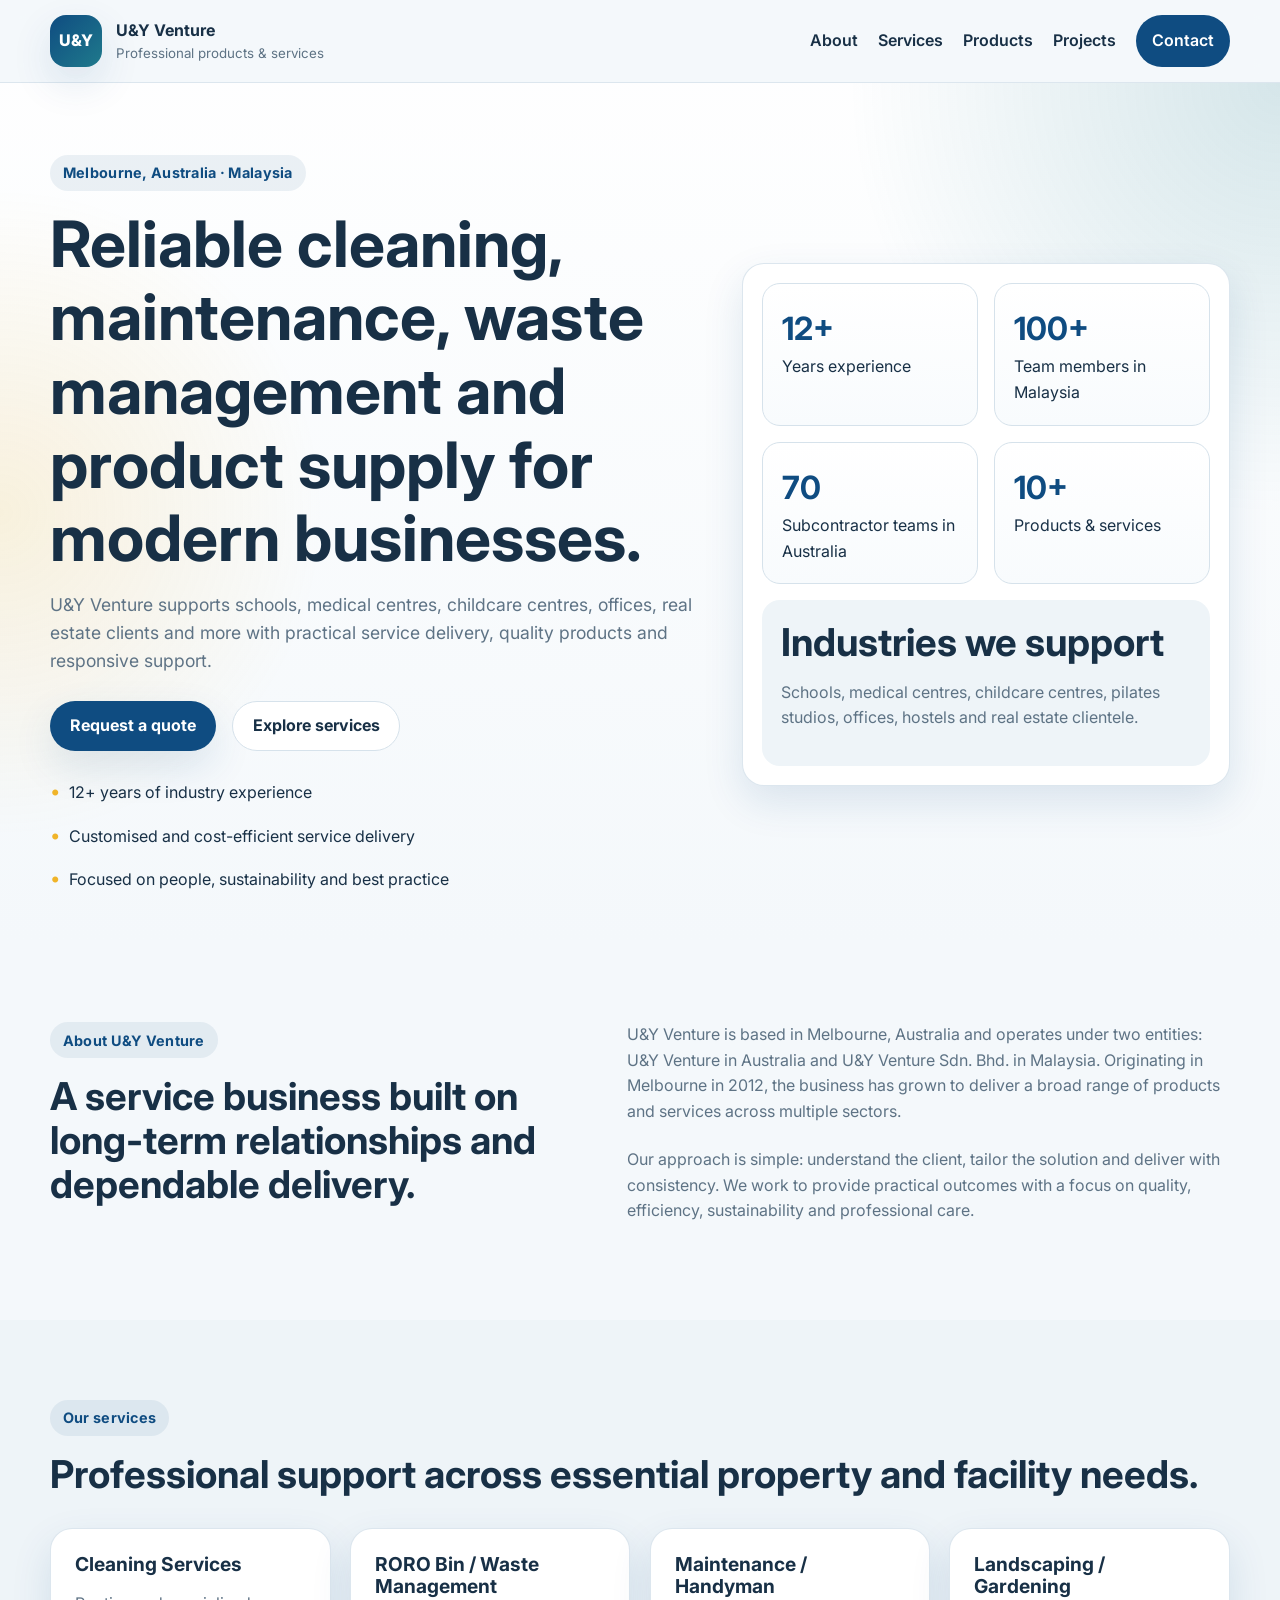
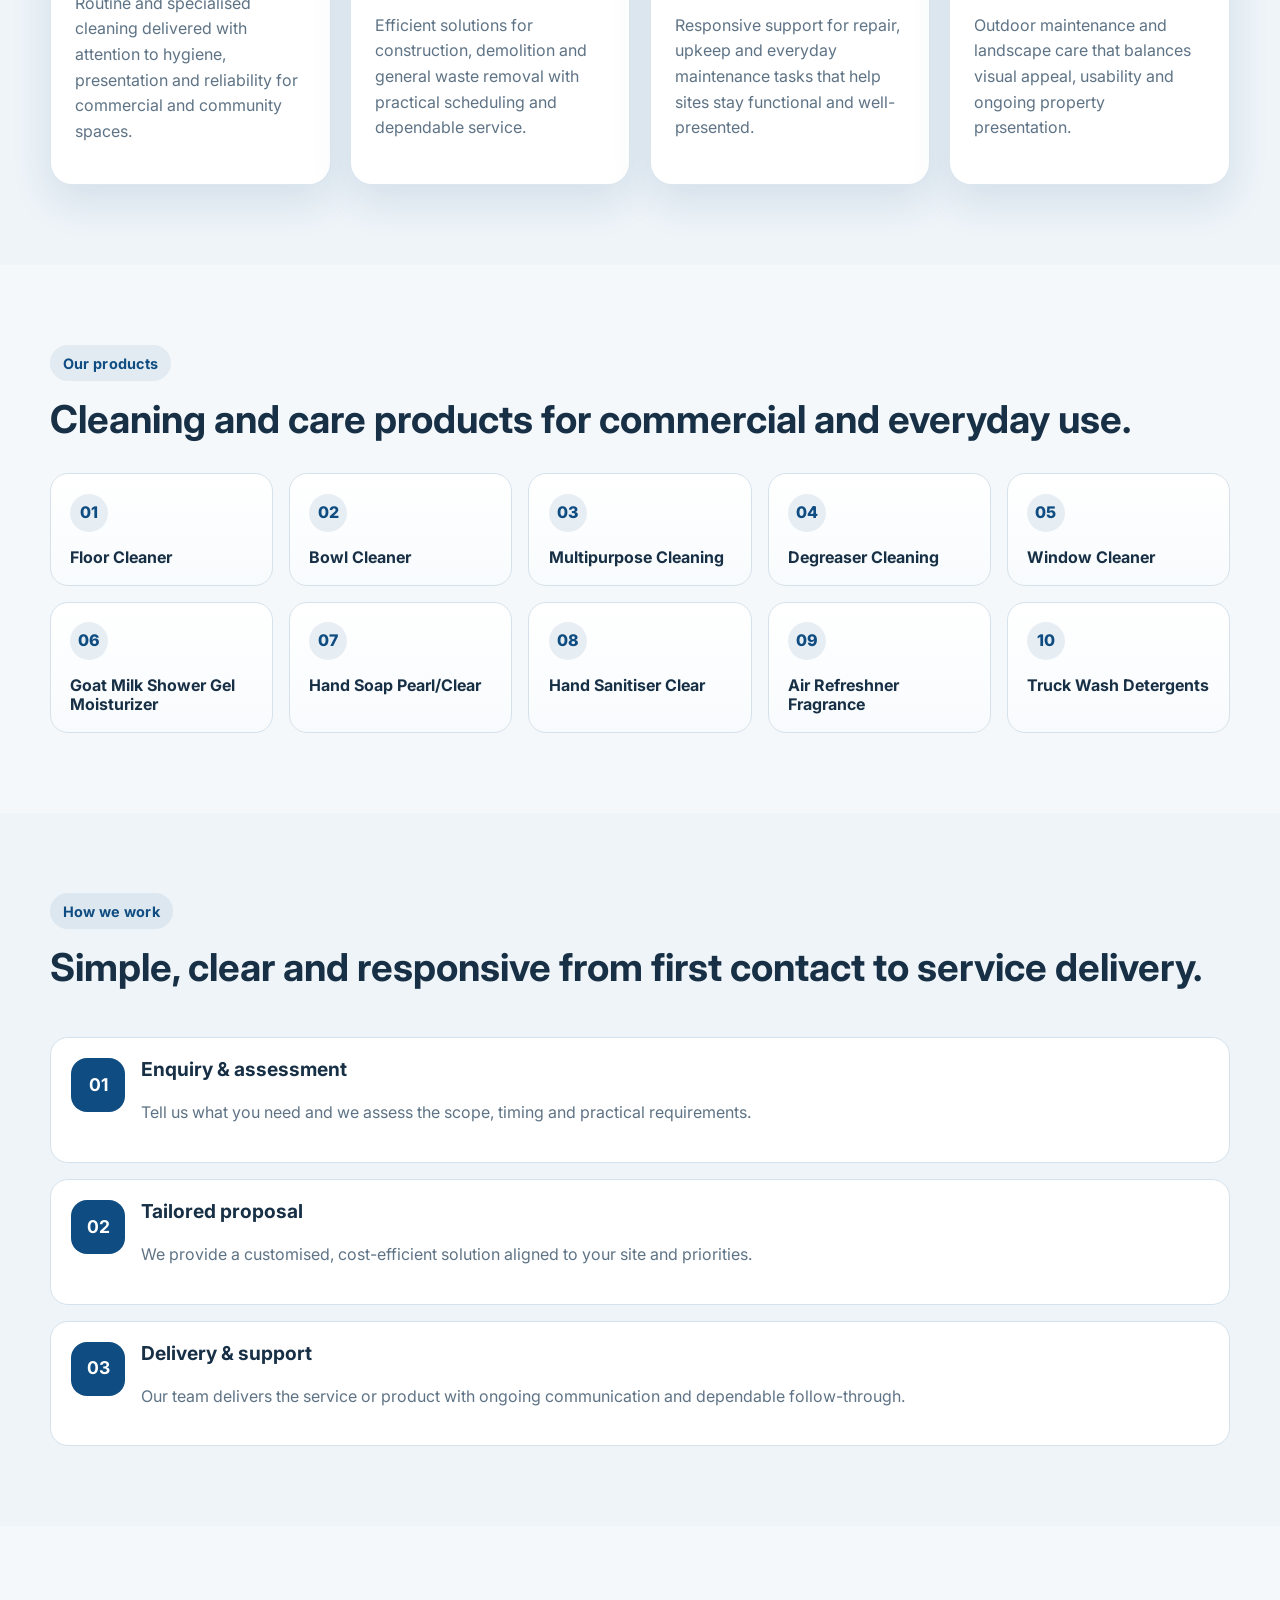
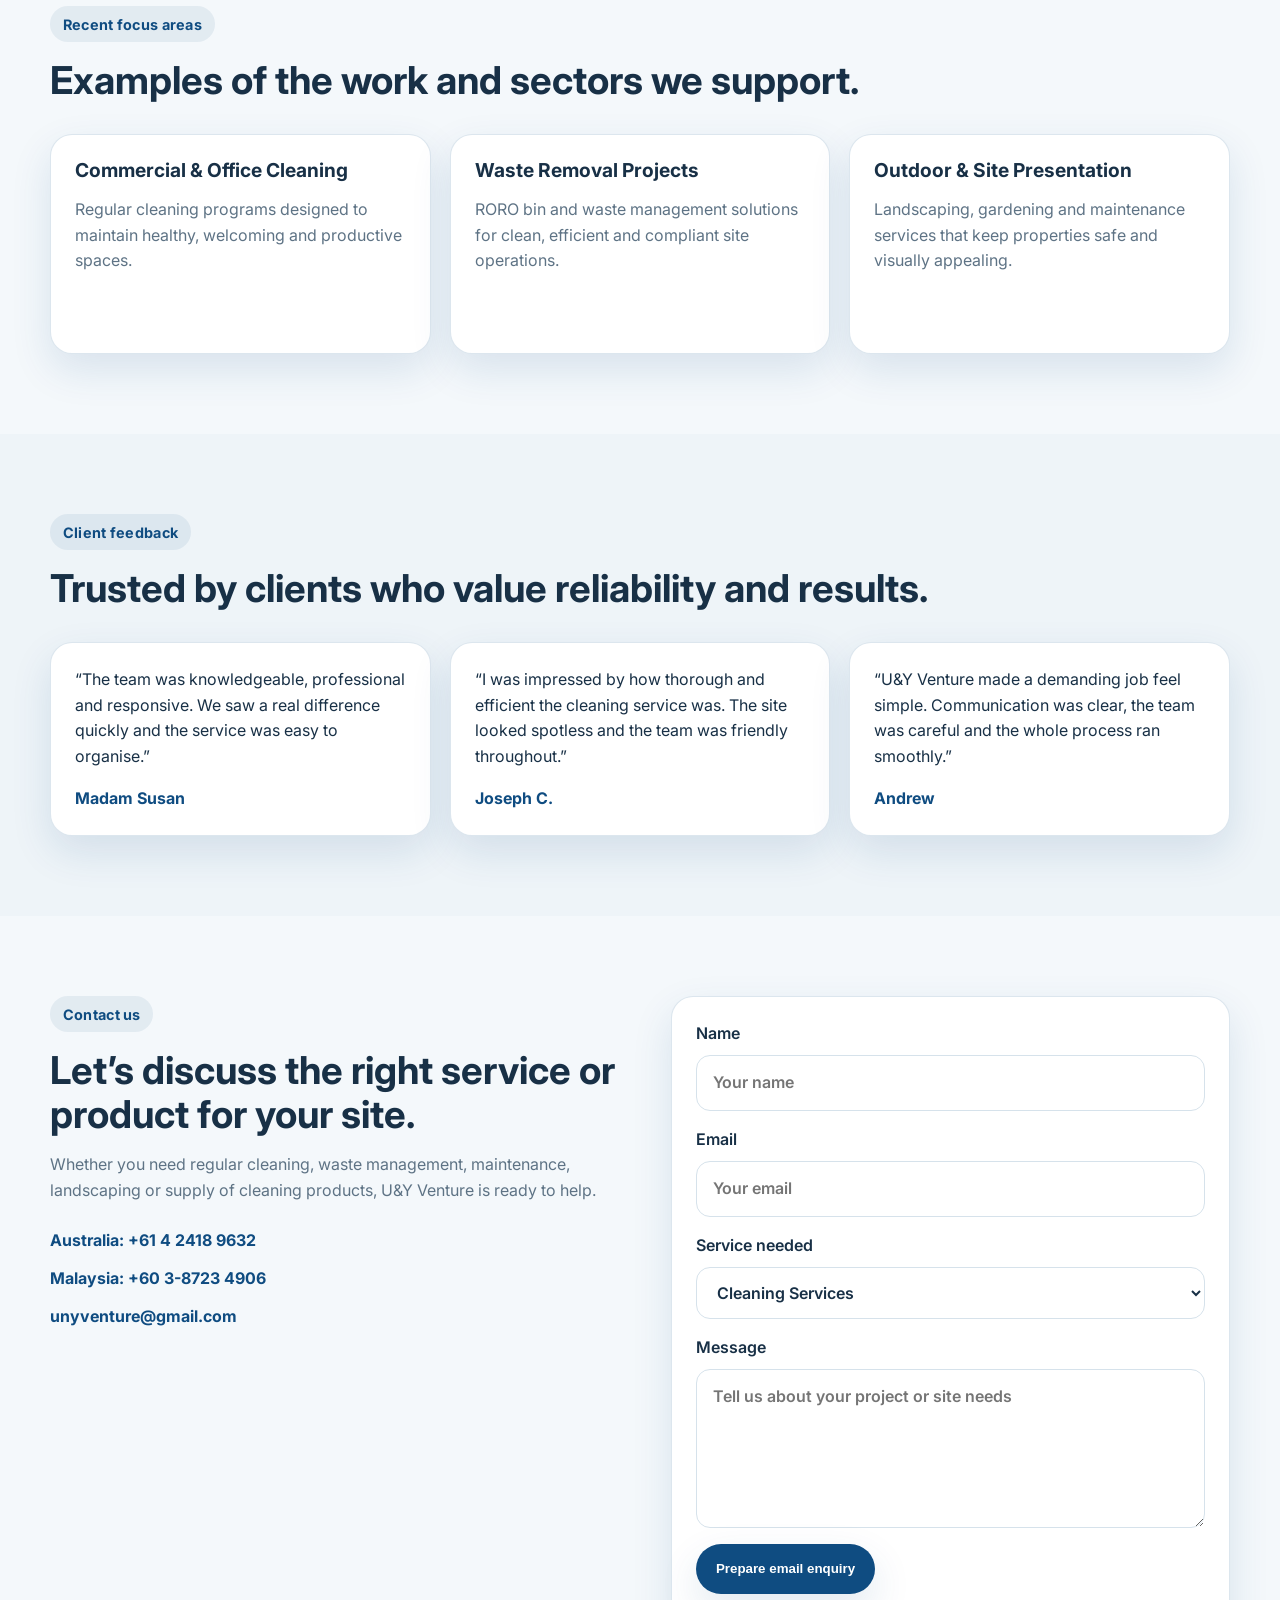
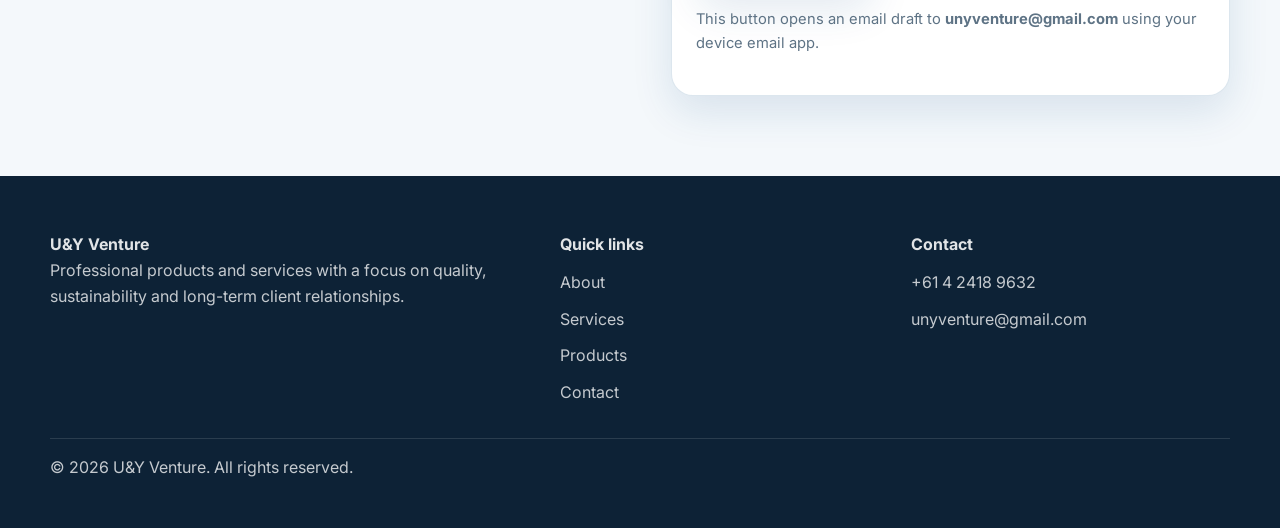
<file: index.html>
<!DOCTYPE html>
<html lang="en">
<head>
  <meta charset="UTF-8">
  <meta name="viewport" content="width=device-width, initial-scale=1.0">
  <title>U&Y Venture | Cleaning, Maintenance & Waste Management</title>
  <meta name="description" content="U&Y Venture provides cleaning services, waste management, maintenance, landscaping and detergent products across Melbourne and Malaysia.">
  <meta name="theme-color" content="#0f4c81">
  <link rel="icon" href="favicon.svg" type="image/svg+xml">
  <link rel="preconnect" href="https://fonts.googleapis.com">
  <link rel="preconnect" href="https://fonts.gstatic.com" crossorigin>
  <link href="https://fonts.googleapis.com/css2?family=Inter:wght@400;500;600;700;800&display=swap" rel="stylesheet">
  <link rel="stylesheet" href="styles.css">
</head>
<body>
  <header class="site-header">
    <div class="container nav-wrap">
      <a href="#home" class="brand" aria-label="U and Y Venture home">
        <span class="brand-mark">U&Y</span>
        <span class="brand-text">
          <strong>U&Y Venture</strong>
          <small>Professional products & services</small>
        </span>
      </a>
      <button class="menu-toggle" aria-expanded="false" aria-controls="site-nav">Menu</button>
      <nav id="site-nav" class="site-nav">
        <a href="#about">About</a>
        <a href="#services">Services</a>
        <a href="#products">Products</a>
        <a href="#projects">Projects</a>
        <a href="#contact" class="nav-cta">Contact</a>
      </nav>
    </div>
  </header>

  <main>
    <section id="home" class="hero">
      <div class="container hero-grid">
        <div class="hero-copy">
          <p class="eyebrow">Melbourne, Australia · Malaysia</p>
          <h1>Reliable cleaning, maintenance, waste management and product supply for modern businesses.</h1>
          <p class="lead">U&Y Venture supports schools, medical centres, childcare centres, offices, real estate clients and more with practical service delivery, quality products and responsive support.</p>
          <div class="hero-actions">
            <a href="#contact" class="btn btn-primary">Request a quote</a>
            <a href="#services" class="btn btn-secondary">Explore services</a>
          </div>
          <ul class="hero-points">
            <li>12+ years of industry experience</li>
            <li>Customised and cost-efficient service delivery</li>
            <li>Focused on people, sustainability and best practice</li>
          </ul>
        </div>
        <div class="hero-card">
          <div class="stat-grid">
            <article>
              <strong>12+</strong>
              <span>Years experience</span>
            </article>
            <article>
              <strong>100+</strong>
              <span>Team members in Malaysia</span>
            </article>
            <article>
              <strong>70</strong>
              <span>Subcontractor teams in Australia</span>
            </article>
            <article>
              <strong>10+</strong>
              <span>Products & services</span>
            </article>
          </div>
          <div class="hero-note">
            <h2>Industries we support</h2>
            <p>Schools, medical centres, childcare centres, pilates studios, offices, hostels and real estate clientele.</p>
          </div>
        </div>
      </div>
    </section>

    <section id="about" class="section">
      <div class="container about-grid">
        <div>
          <p class="eyebrow">About U&Y Venture</p>
          <h2>A service business built on long-term relationships and dependable delivery.</h2>
        </div>
        <div class="about-copy">
          <p>U&Y Venture is based in Melbourne, Australia and operates under two entities: U&Y Venture in Australia and U&Y Venture Sdn. Bhd. in Malaysia. Originating in Melbourne in 2012, the business has grown to deliver a broad range of products and services across multiple sectors.</p>
          <p>Our approach is simple: understand the client, tailor the solution and deliver with consistency. We work to provide practical outcomes with a focus on quality, efficiency, sustainability and professional care.</p>
        </div>
      </div>
    </section>

    <section id="services" class="section section-alt">
      <div class="container">
        <p class="eyebrow">Our services</p>
        <h2>Professional support across essential property and facility needs.</h2>
        <div class="card-grid four-up">
          <article class="card">
            <h3>Cleaning Services</h3>
            <p>Routine and specialised cleaning delivered with attention to hygiene, presentation and reliability for commercial and community spaces.</p>
          </article>
          <article class="card">
            <h3>RORO Bin / Waste Management</h3>
            <p>Efficient solutions for construction, demolition and general waste removal with practical scheduling and dependable service.</p>
          </article>
          <article class="card">
            <h3>Maintenance / Handyman</h3>
            <p>Responsive support for repair, upkeep and everyday maintenance tasks that help sites stay functional and well-presented.</p>
          </article>
          <article class="card">
            <h3>Landscaping / Gardening</h3>
            <p>Outdoor maintenance and landscape care that balances visual appeal, usability and ongoing property presentation.</p>
          </article>
        </div>
      </div>
    </section>

    <section id="products" class="section">
      <div class="container">
        <p class="eyebrow">Our products</p>
        <h2>Cleaning and care products for commercial and everyday use.</h2>
        <div class="product-grid">
          <article class="product-card"><span>01</span><h3>Floor Cleaner</h3></article>
          <article class="product-card"><span>02</span><h3>Bowl Cleaner</h3></article>
          <article class="product-card"><span>03</span><h3>Multipurpose Cleaning</h3></article>
          <article class="product-card"><span>04</span><h3>Degreaser Cleaning</h3></article>
          <article class="product-card"><span>05</span><h3>Window Cleaner</h3></article>
          <article class="product-card"><span>06</span><h3>Goat Milk Shower Gel Moisturizer</h3></article>
          <article class="product-card"><span>07</span><h3>Hand Soap Pearl/Clear</h3></article>
          <article class="product-card"><span>08</span><h3>Hand Sanitiser Clear</h3></article>
          <article class="product-card"><span>09</span><h3>Air Refreshner Fragrance</h3></article>
          <article class="product-card"><span>10</span><h3>Truck Wash Detergents</h3></article>
        </div>
      </div>
    </section>

    <section class="section section-alt">
      <div class="container process-grid">
        <div>
          <p class="eyebrow">How we work</p>
          <h2>Simple, clear and responsive from first contact to service delivery.</h2>
        </div>
        <div class="steps">
          <article>
            <strong>01</strong>
            <h3>Enquiry & assessment</h3>
            <p>Tell us what you need and we assess the scope, timing and practical requirements.</p>
          </article>
          <article>
            <strong>02</strong>
            <h3>Tailored proposal</h3>
            <p>We provide a customised, cost-efficient solution aligned to your site and priorities.</p>
          </article>
          <article>
            <strong>03</strong>
            <h3>Delivery & support</h3>
            <p>Our team delivers the service or product with ongoing communication and dependable follow-through.</p>
          </article>
        </div>
      </div>
    </section>

    <section id="projects" class="section">
      <div class="container">
        <p class="eyebrow">Recent focus areas</p>
        <h2>Examples of the work and sectors we support.</h2>
        <div class="card-grid three-up">
          <article class="card feature-card">
            <h3>Commercial & Office Cleaning</h3>
            <p>Regular cleaning programs designed to maintain healthy, welcoming and productive spaces.</p>
          </article>
          <article class="card feature-card">
            <h3>Waste Removal Projects</h3>
            <p>RORO bin and waste management solutions for clean, efficient and compliant site operations.</p>
          </article>
          <article class="card feature-card">
            <h3>Outdoor & Site Presentation</h3>
            <p>Landscaping, gardening and maintenance services that keep properties safe and visually appealing.</p>
          </article>
        </div>
      </div>
    </section>

    <section class="section section-alt testimonials">
      <div class="container">
        <p class="eyebrow">Client feedback</p>
        <h2>Trusted by clients who value reliability and results.</h2>
        <div class="card-grid three-up">
          <blockquote class="quote-card">
            <p>“The team was knowledgeable, professional and responsive. We saw a real difference quickly and the service was easy to organise.”</p>
            <footer>Madam Susan</footer>
          </blockquote>
          <blockquote class="quote-card">
            <p>“I was impressed by how thorough and efficient the cleaning service was. The site looked spotless and the team was friendly throughout.”</p>
            <footer>Joseph C.</footer>
          </blockquote>
          <blockquote class="quote-card">
            <p>“U&Y Venture made a demanding job feel simple. Communication was clear, the team was careful and the whole process ran smoothly.”</p>
            <footer>Andrew</footer>
          </blockquote>
        </div>
      </div>
    </section>

    <section id="contact" class="section contact-section">
      <div class="container contact-grid">
        <div>
          <p class="eyebrow">Contact us</p>
          <h2>Let’s discuss the right service or product for your site.</h2>
          <p>Whether you need regular cleaning, waste management, maintenance, landscaping or supply of cleaning products, U&Y Venture is ready to help.</p>
          <div class="contact-list">
            <a href="tel:+61424189632">Australia: +61 4 2418 9632</a>
            <a href="tel:+60387234906">Malaysia: +60 3-8723 4906</a>
            <a href="mailto:unyventure@gmail.com">unyventure@gmail.com</a>
          </div>
        </div>
        <form class="contact-card" onsubmit="return false;">
          <label>
            Name
            <input type="text" placeholder="Your name">
          </label>
          <label>
            Email
            <input type="email" placeholder="Your email">
          </label>
          <label>
            Service needed
            <select>
              <option>Cleaning Services</option>
              <option>RORO Bin / Waste Management</option>
              <option>Maintenance / Handyman</option>
              <option>Landscaping / Gardening</option>
              <option>Product Supply</option>
            </select>
          </label>
          <label>
            Message
            <textarea rows="5" placeholder="Tell us about your project or site needs"></textarea>
          </label>
          <button class="btn btn-primary" type="button" id="emailBtn">Prepare email enquiry</button>
          <p class="form-note">This button opens an email draft to <strong>unyventure@gmail.com</strong> using your device email app.</p>
        </form>
      </div>
    </section>
  </main>

  <footer class="site-footer">
    <div class="container footer-grid">
      <div>
        <strong>U&Y Venture</strong>
        <p>Professional products and services with a focus on quality, sustainability and long-term client relationships.</p>
      </div>
      <div>
        <strong>Quick links</strong>
        <div class="footer-links">
          <a href="#about">About</a>
          <a href="#services">Services</a>
          <a href="#products">Products</a>
          <a href="#contact">Contact</a>
        </div>
      </div>
      <div>
        <strong>Contact</strong>
        <div class="footer-links">
          <a href="tel:+61424189632">+61 4 2418 9632</a>
          <a href="mailto:unyventure@gmail.com">unyventure@gmail.com</a>
        </div>
      </div>
    </div>
    <div class="container footer-bottom">
      <p>© 2026 U&Y Venture. All rights reserved.</p>
    </div>
  </footer>

  <script src="script.js"></script>
</body>
</html>
</file>
<file: styles.css>
:root {
  --bg: #f4f8fb;
  --surface: #ffffff;
  --surface-2: #eef4f8;
  --text: #183046;
  --muted: #5e7385;
  --line: #d6e2eb;
  --brand: #0f4c81;
  --brand-2: #1f7a8c;
  --accent: #f0b429;
  --shadow: 0 16px 40px rgba(15, 76, 129, 0.12);
  --radius: 22px;
  --container: 1180px;
}
* { box-sizing: border-box; }
html { scroll-behavior: smooth; }
body {
  margin: 0;
  font-family: 'Inter', system-ui, -apple-system, BlinkMacSystemFont, 'Segoe UI', sans-serif;
  color: var(--text);
  background: var(--bg);
  line-height: 1.6;
}
a { color: inherit; text-decoration: none; }
img { max-width: 100%; display: block; }
.container { width: min(var(--container), calc(100% - 2rem)); margin-inline: auto; }
.section { padding: 5rem 0; }
.section-alt { background: var(--surface-2); }
.eyebrow {
  display: inline-block;
  margin: 0 0 1rem;
  padding: .4rem .8rem;
  border-radius: 999px;
  background: rgba(15, 76, 129, .08);
  color: var(--brand);
  font-size: .9rem;
  font-weight: 700;
  letter-spacing: .02em;
}
h1, h2, h3 { line-height: 1.15; margin: 0 0 1rem; }
h1 { font-size: clamp(2.3rem, 5vw, 4.4rem); }
h2 { font-size: clamp(1.7rem, 3vw, 2.8rem); }
h3 { font-size: 1.2rem; }
p { margin: 0 0 1rem; color: var(--muted); }
.site-header {
  position: sticky; top: 0; z-index: 20;
  backdrop-filter: blur(12px);
  background: rgba(244, 248, 251, .85);
  border-bottom: 1px solid rgba(214, 226, 235, .8);
}
.nav-wrap {
  display: flex; align-items: center; justify-content: space-between;
  min-height: 82px; gap: 1rem;
}
.brand { display: flex; align-items: center; gap: .85rem; }
.brand-mark {
  display: grid; place-items: center; width: 52px; height: 52px; border-radius: 16px;
  background: linear-gradient(135deg, var(--brand), var(--brand-2)); color: white; font-weight: 800;
  box-shadow: var(--shadow);
}
.brand-text { display: grid; }
.brand-text strong { font-size: 1rem; }
.brand-text small { color: var(--muted); }
.site-nav { display: flex; align-items: center; gap: 1.25rem; }
.site-nav a { font-weight: 600; color: var(--text); }
.site-nav a:hover { color: var(--brand); }
.nav-cta {
  padding: .8rem 1rem; border-radius: 999px; background: var(--brand); color: white !important;
}
.menu-toggle {
  display: none; border: 1px solid var(--line); background: white; padding: .75rem 1rem; border-radius: 999px;
  font: inherit; font-weight: 600; color: var(--text);
}
.hero {
  padding: 4.5rem 0 3rem;
  background:
    radial-gradient(circle at top right, rgba(31,122,140,.18), transparent 28%),
    radial-gradient(circle at left center, rgba(240,180,41,.15), transparent 24%),
    linear-gradient(180deg, rgba(255,255,255,.9), rgba(244,248,251,1));
}
.hero-grid, .about-grid, .contact-grid, .process-grid, .footer-grid {
  display: grid; gap: 2rem;
}
.hero-grid { grid-template-columns: 1.15fr .85fr; align-items: center; }
.lead { font-size: 1.1rem; max-width: 62ch; }
.hero-actions { display: flex; gap: 1rem; flex-wrap: wrap; margin: 1.6rem 0; }
.btn {
  display: inline-flex; align-items: center; justify-content: center; min-height: 50px;
  padding: 0 1.2rem; border-radius: 999px; border: 1px solid transparent; font-weight: 700;
}
.btn-primary { background: var(--brand); color: white; box-shadow: var(--shadow); }
.btn-secondary { background: white; border-color: var(--line); }
.hero-points {
  padding: 0; margin: 1.5rem 0 0; list-style: none; display: grid; gap: .8rem;
}
.hero-points li::before { content: '•'; color: var(--accent); font-size: 1.2rem; margin-right: .55rem; }
.hero-card, .card, .quote-card, .contact-card {
  background: var(--surface); border: 1px solid rgba(214,226,235,.85); border-radius: var(--radius); box-shadow: var(--shadow);
}
.hero-card { padding: 1.2rem; }
.stat-grid {
  display: grid; grid-template-columns: repeat(2, 1fr); gap: 1rem; margin-bottom: 1rem;
}
.stat-grid article, .product-card {
  padding: 1.2rem; border-radius: 18px; background: linear-gradient(180deg, #fff, #f8fbfd); border: 1px solid var(--line);
}
.stat-grid strong { display: block; font-size: 2rem; color: var(--brand); }
.hero-note { padding: 1.2rem; border-radius: 18px; background: var(--surface-2); }
.about-grid { grid-template-columns: .95fr 1.05fr; align-items: start; }
.about-copy { display: grid; gap: .4rem; }
.card-grid {
  display: grid; gap: 1.2rem; margin-top: 2rem;
}
.four-up { grid-template-columns: repeat(4, 1fr); }
.three-up { grid-template-columns: repeat(3, 1fr); }
.card { padding: 1.5rem; }
.product-grid {
  display: grid; grid-template-columns: repeat(5, 1fr); gap: 1rem; margin-top: 2rem;
}
.product-card span {
  display: inline-grid; place-items: center; width: 38px; height: 38px; margin-bottom: 1rem; border-radius: 50%;
  background: rgba(15, 76, 129, .09); color: var(--brand); font-weight: 800;
}
.product-card h3 { font-size: 1rem; margin-bottom: 0; }
.steps { display: grid; gap: 1rem; }
.steps article {
  display: grid; grid-template-columns: auto 1fr; column-gap: 1rem; row-gap: .25rem;
  padding: 1.25rem; border-radius: 18px; background: var(--surface); border: 1px solid var(--line);
}
.steps strong {
  grid-row: 1 / span 2; display: grid; place-items: center; width: 54px; height: 54px;
  border-radius: 16px; background: var(--brand); color: white; font-size: 1.1rem;
}
.feature-card { min-height: 220px; }
.quote-card { padding: 1.5rem; margin: 0; }
.quote-card p { color: var(--text); }
.quote-card footer { margin-top: 1rem; font-weight: 700; color: var(--brand); }
.contact-grid { grid-template-columns: 1fr .95fr; align-items: start; }
.contact-list { display: grid; gap: .8rem; margin-top: 1.5rem; }
.contact-list a {
  font-weight: 700; color: var(--brand); width: fit-content;
}
.contact-card { padding: 1.5rem; }
.contact-card label { display: grid; gap: .5rem; margin-bottom: 1rem; font-weight: 600; }
.contact-card input, .contact-card select, .contact-card textarea {
  width: 100%; border: 1px solid var(--line); border-radius: 14px; padding: .9rem 1rem; font: inherit;
  color: var(--text); background: white;
}
.form-note { margin-top: .9rem; font-size: .92rem; }
.site-footer { background: #0d2236; color: rgba(255,255,255,.88); padding-top: 3.5rem; }
.site-footer p, .site-footer a { color: rgba(255,255,255,.76); }
.footer-grid { grid-template-columns: 1.2fr .8fr .8fr; }
.footer-links { display: grid; gap: .7rem; margin-top: .75rem; }
.footer-bottom { border-top: 1px solid rgba(255,255,255,.12); margin-top: 2rem; padding: 1rem 0 2rem; }
@media (max-width: 1060px) {
  .hero-grid, .about-grid, .contact-grid, .footer-grid, .process-grid { grid-template-columns: 1fr; }
  .four-up { grid-template-columns: repeat(2, 1fr); }
  .three-up { grid-template-columns: repeat(2, 1fr); }
  .product-grid { grid-template-columns: repeat(3, 1fr); }
}
@media (max-width: 760px) {
  .menu-toggle { display: inline-flex; }
  .site-nav {
    position: absolute; top: calc(100% + .5rem); left: 1rem; right: 1rem; display: none; flex-direction: column;
    align-items: stretch; gap: .5rem; padding: 1rem; background: rgba(255,255,255,.98); border: 1px solid var(--line);
    border-radius: 20px; box-shadow: var(--shadow);
  }
  .site-nav.open { display: flex; }
  .site-nav a { padding: .75rem .5rem; }
  .nav-cta { text-align: center; }
  .section { padding: 4rem 0; }
  .stat-grid, .four-up, .three-up, .product-grid { grid-template-columns: 1fr; }
  .hero-actions { flex-direction: column; }
}
</file>
